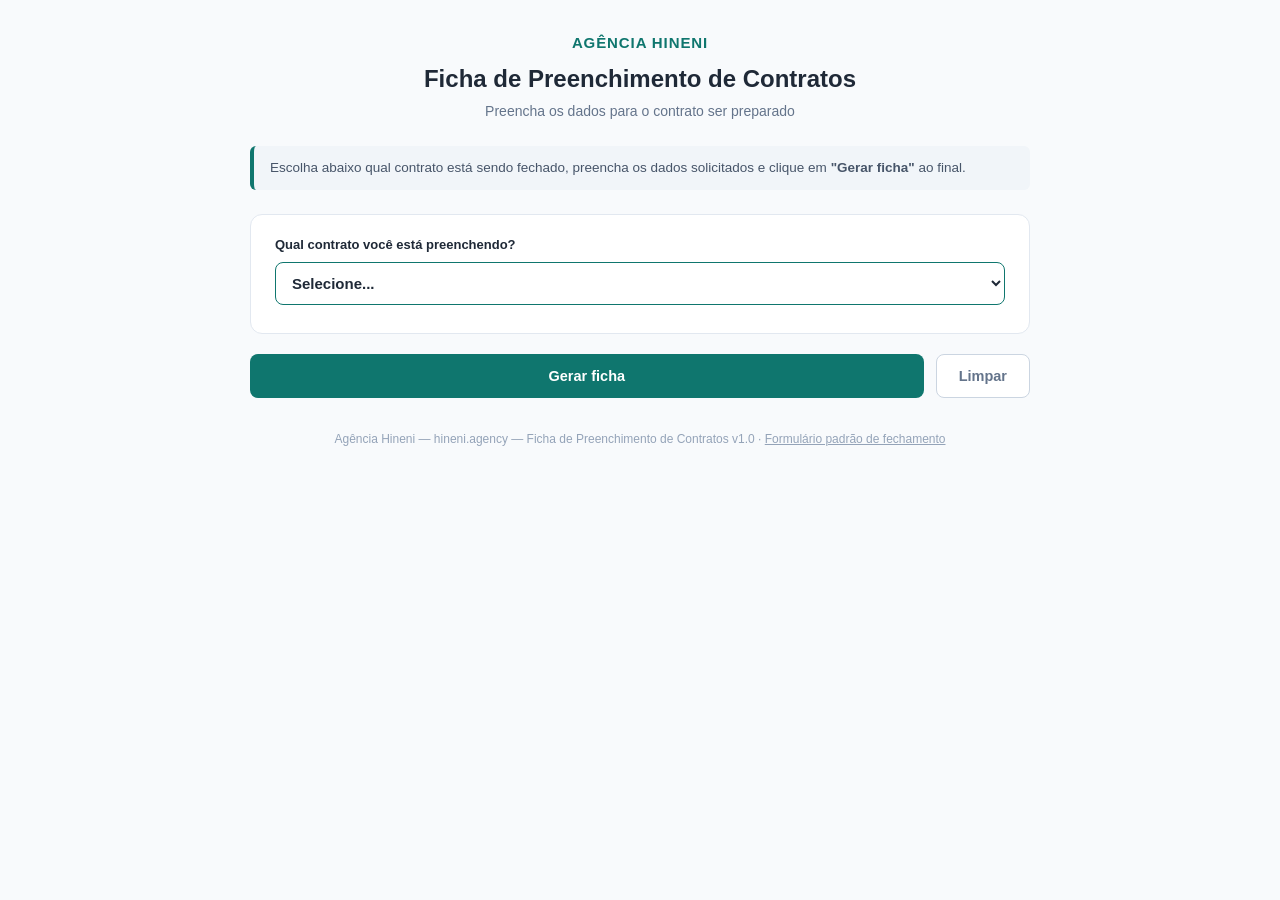
<file: index.html>
<!DOCTYPE html><html lang="pt-BR"><head><meta charset="UTF-8"><meta name="viewport" content="width=device-width, initial-scale=1.0"><meta http-equiv="refresh" content="0; url=ficha-contratos.html"><title>Ficha de Preenchimento de Contratos — Agência Hineni</title></head><body><p>Abrindo a ficha...</p></body></html>
</file>
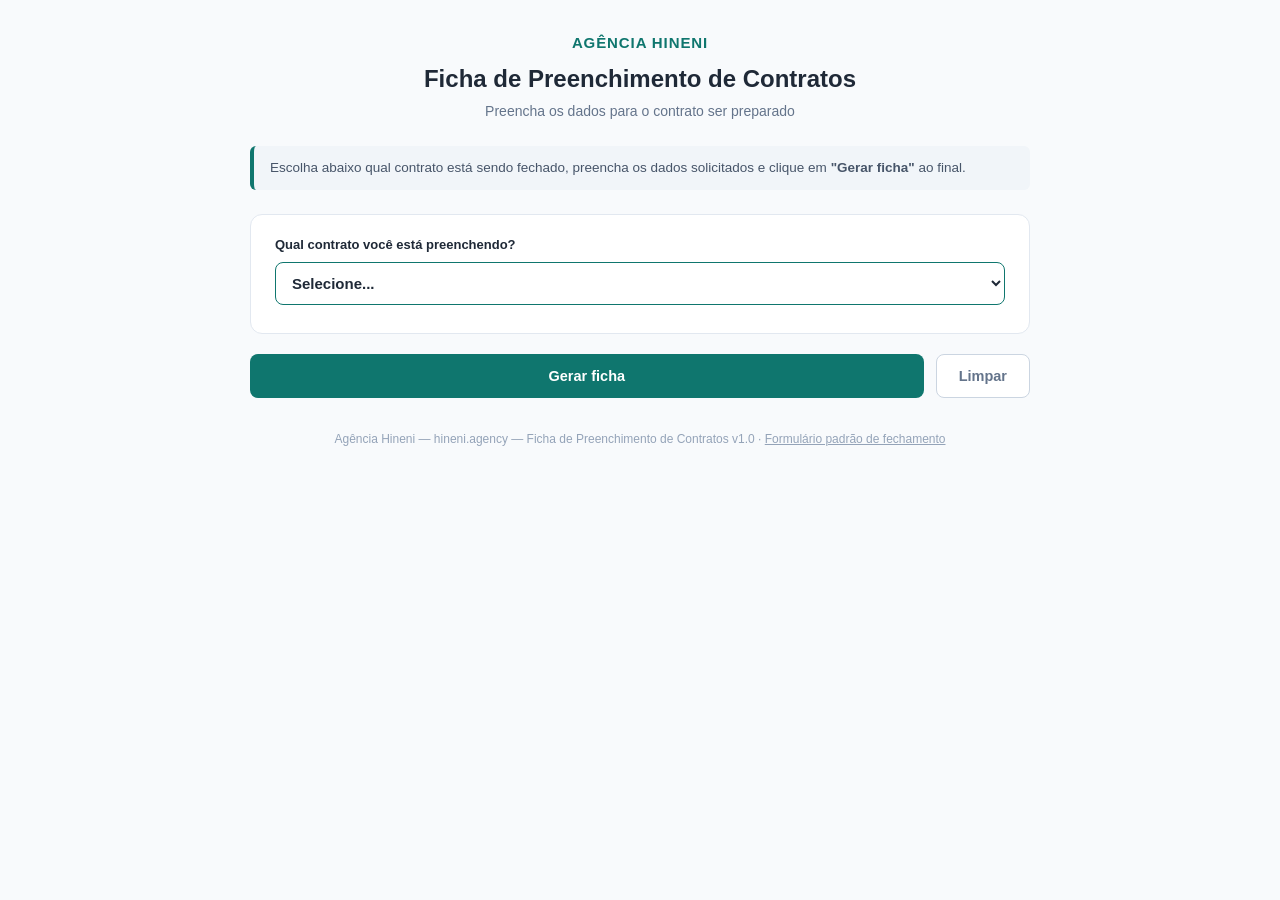
<file: ficha-contratos.html>
<!DOCTYPE html>
<html lang="pt-BR">
<head>
<meta charset="UTF-8">
<meta name="viewport" content="width=device-width, initial-scale=1.0">
<title>Ficha de Preenchimento de Contratos — Agência Hineni</title>
<style>
  :root {
    --brand: #1F2937;
    --accent: #0F766E;
    --light: #F1F5F9;
    --field: #2563EB;
    --amber-bg: #FEF3C7;
    --amber-text: #92400E;
    --border: #E2E8F0;
  }
  * { box-sizing: border-box; }
  body {
    margin: 0;
    font-family: -apple-system, BlinkMacSystemFont, "Segoe UI", Roboto, Calibri, Arial, sans-serif;
    background: #F8FAFC;
    color: var(--brand);
    line-height: 1.5;
  }
  .wrap { max-width: 820px; margin: 0 auto; padding: 32px 20px 80px; }
  header { text-align: center; margin-bottom: 24px; }
  header .brand { color: var(--accent); font-weight: 700; font-size: 15px; letter-spacing: 0.06em; text-transform: uppercase; }
  header h1 { margin: 6px 0 4px; font-size: 24px; color: var(--brand); }
  header p { margin: 0; color: #64748B; font-size: 14px; }

  .note-box {
    background: var(--light);
    border-left: 4px solid var(--accent);
    padding: 12px 16px;
    border-radius: 6px;
    font-size: 13.5px;
    color: #475569;
    margin-bottom: 24px;
  }

  .picker {
    background: #fff;
    border: 1px solid var(--border);
    border-radius: 12px;
    padding: 20px 24px;
    margin-bottom: 20px;
  }
  .picker label { display: block; font-size: 13px; font-weight: 700; color: var(--brand); margin-bottom: 8px; }
  .picker select {
    width: 100%;
    padding: 11px 12px;
    border: 1.5px solid var(--accent);
    border-radius: 8px;
    font-size: 15px;
    font-weight: 600;
    color: var(--brand);
    background: #fff;
  }
  .picker .desc { font-size: 12.5px; color: #94A3B8; margin-top: 8px; }

  .section {
    background: #fff;
    border: 1px solid var(--border);
    border-radius: 12px;
    padding: 24px;
    margin-bottom: 20px;
    display: none;
  }
  .section.ativo { display: block; }
  .section h2 {
    font-size: 16px;
    color: var(--accent);
    margin: 0 0 4px;
  }
  .section .sub { font-size: 12.5px; color: #94A3B8; margin: 0 0 16px; }

  .grid { display: grid; grid-template-columns: 1fr 1fr; gap: 14px 16px; }
  .grid .full { grid-column: 1 / -1; }
  @media (max-width: 600px) { .grid { grid-template-columns: 1fr; } }

  label.f { display: block; font-size: 12.5px; font-weight: 600; margin-bottom: 5px; color: #334155; }
  label.f .opt { font-weight: 400; color: #94A3B8; }
  input[type=text], input[type=date], select, textarea {
    width: 100%;
    padding: 9px 11px;
    border: 1px solid #CBD5E1;
    border-radius: 7px;
    font-size: 14px;
    font-family: inherit;
    background: #fff;
    color: var(--brand);
  }
  textarea { resize: vertical; min-height: 50px; }
  input:focus, select:focus, textarea:focus { outline: 2px solid var(--accent); outline-offset: 1px; border-color: var(--accent); }
  .field { margin-bottom: 2px; }
  .required:after { content: " *"; color: #B91C1C; }

  .fase-box { border: 1px dashed #CBD5E1; border-radius: 8px; padding: 14px; margin-bottom: 12px; grid-column: 1/-1; }
  .fase-box .titulo { font-weight: 700; font-size: 13px; color: var(--brand); margin-bottom: 10px; }

  .actions { display: flex; gap: 12px; margin-top: 8px; flex-wrap: wrap; }
  button {
    border: none;
    border-radius: 8px;
    padding: 13px 22px;
    font-size: 14.5px;
    font-weight: 700;
    cursor: pointer;
    font-family: inherit;
  }
  #gerarBtn { background: var(--accent); color: #fff; flex: 1; min-width: 200px; }
  #gerarBtn:hover { background: #0d6259; }
  #limparBtn { background: #fff; color: #64748B; border: 1px solid #CBD5E1; }

  #resultado { display: none; margin-top: 20px; }
  #resultado .section { display: block; border-color: var(--accent); }
  #fichaBox {
    white-space: pre-wrap;
    background: var(--light);
    border-radius: 8px;
    padding: 16px;
    font-size: 13px;
    color: #1E293B;
    font-family: "SFMono-Regular", Consolas, Menlo, monospace;
    line-height: 1.7;
  }
  .copy-actions { display: flex; gap: 10px; margin-top: 14px; flex-wrap: wrap; }
  .copy-actions button { background: var(--brand); color: #fff; padding: 10px 18px; font-size: 13.5px; }
  .copy-actions .copied { background: var(--accent) !important; }
  .copy-actions button.wa { background: #128C7E; }

  footer { text-align: center; font-size: 12px; color: #94A3B8; margin-top: 32px; }
</style>
</head>
<body>
<div class="wrap">
  <header>
    <div class="brand">Agência Hineni</div>
    <h1>Ficha de Preenchimento de Contratos</h1>
    <p>Preencha os dados para o contrato ser preparado</p>
  </header>

  <div class="note-box">
    Escolha abaixo qual contrato está sendo fechado, preencha os dados solicitados e clique em <strong>"Gerar ficha"</strong> ao final.
  </div>

  <div class="picker">
    <label for="tipoContrato">Qual contrato você está preenchendo?</label>
    <select id="tipoContrato" onchange="trocarContrato()">
      <option value="">Selecione...</option>
      <option value="A">Contrato A — Implantação Digital (Landing Page / Site / Sistema Web)</option>
      <option value="B">Contrato B — Desenvolvimento Sob Medida (Sistema Web complexo / SaaS)</option>
      <option value="C">Contrato C — Assinatura Hineni Prospect</option>
      <option value="D">Contrato D — Continuidade (Manutenção e Suporte Mensal)</option>
      <option value="E">Contrato E — Representação Comercial do Vendedor (Pessoa Jurídica)</option>
      <option value="F">Contrato F — Representação Comercial do Vendedor (Pessoa Física)</option>
    </select>
    <div class="desc" id="tipoDesc"></div>
  </div>

  <form id="formHineni">

    <!-- ===================== CONTRATO A ===================== -->
    <div class="section" data-tipo="A">
      <h2>Cliente (CONTRATANTE)</h2>
      <p class="sub">Dados de quem vai assinar o Contrato A</p>
      <div class="grid">
        <div class="field full"><label class="f required">Razão social ou nome completo do cliente</label><input type="text" name="A_clienteNome"></div>
        <div class="field"><label class="f required">CNPJ/CPF</label><input type="text" name="A_clienteDoc"></div>
        <div class="field"><label class="f">Endereço completo</label><input type="text" name="A_clienteEndereco"></div>
      </div>
      <h2 style="margin-top:20px">Dados do contrato</h2>
      <div class="grid">
        <div class="field"><label class="f required">Produto contratado</label>
          <select name="A_produto"><option value="">Selecione...</option><option>Landing Page</option><option>Site Institucional</option><option>Site Premium</option><option>Sistema Web</option></select>
        </div>
        <div class="field"><label class="f">Nº da Proposta Comercial</label><input type="text" name="A_propostaNum" placeholder="Ex: 001"></div>
        <div class="field"><label class="f required">Valor total do investimento</label><input type="text" name="A_valor" placeholder="Ex: R$ 2.990,00 (dois mil...)"></div>
        <div class="field"><label class="f">Forma de pagamento</label><input type="text" name="A_formaPagamento" placeholder="Ex: Pix parcelado"></div>
        <div class="field"><label class="f">Condição de pagamento</label><input type="text" name="A_condicaoPagamento" placeholder="Ex: 50% assinatura + 50% entrega"></div>
      </div>
    </div>

    <!-- ===================== CONTRATO B ===================== -->
    <div class="section" data-tipo="B">
      <h2>Cliente (CONTRATANTE)</h2>
      <div class="grid">
        <div class="field full"><label class="f required">Razão social ou nome completo do cliente</label><input type="text" name="B_clienteNome"></div>
        <div class="field"><label class="f required">CNPJ/CPF</label><input type="text" name="B_clienteDoc"></div>
        <div class="field"><label class="f">Endereço completo</label><input type="text" name="B_clienteEndereco"></div>
      </div>
      <h2 style="margin-top:20px">Dados do contrato</h2>
      <div class="grid">
        <div class="field"><label class="f required">Produto</label>
          <select name="B_produto"><option value="">Selecione...</option><option>Sistema Web</option><option>SaaS</option></select>
        </div>
        <div class="field"><label class="f">Nº do Documento de Escopo Técnico</label><input type="text" name="B_escopoNum" placeholder="Ex: 001"></div>
        <div class="field"><label class="f required">Valor total do projeto</label><input type="text" name="B_valor" placeholder="Ex: R$ 18.000,00 ou 'sob consulta'"></div>
        <div class="field"><label class="f">Garantia pós-entrega</label><input type="text" name="B_garantia" placeholder="Ex: 30 dias"></div>
      </div>
      <div class="fase-box">
        <div class="titulo">Fase 1</div>
        <div class="grid">
          <div class="field full"><label class="f">Descrição / entregável</label><input type="text" name="B_fase1_desc" placeholder="Ex: descoberta e prototipação — protótipo navegável"></div>
          <div class="field"><label class="f">Valor da fase</label><input type="text" name="B_fase1_valor" placeholder="R$"></div>
        </div>
      </div>
      <div class="fase-box">
        <div class="titulo">Fase 2</div>
        <div class="grid">
          <div class="field full"><label class="f">Descrição / entregável</label><input type="text" name="B_fase2_desc" placeholder="Ex: desenvolvimento do MVP — MVP funcional em testes"></div>
          <div class="field"><label class="f">Valor da fase</label><input type="text" name="B_fase2_valor" placeholder="R$"></div>
        </div>
      </div>
      <div class="fase-box">
        <div class="titulo">Fase 3</div>
        <div class="grid">
          <div class="field full"><label class="f">Descrição / entregável</label><input type="text" name="B_fase3_desc" placeholder="Ex: ajustes finais e publicação — sistema em produção"></div>
          <div class="field"><label class="f">Valor da fase</label><input type="text" name="B_fase3_valor" placeholder="R$"></div>
        </div>
      </div>
    </div>

    <!-- ===================== CONTRATO C ===================== -->
    <div class="section" data-tipo="C">
      <h2>Cliente (CONTRATANTE)</h2>
      <div class="grid">
        <div class="field full"><label class="f required">Razão social ou nome completo do cliente</label><input type="text" name="C_clienteNome"></div>
        <div class="field"><label class="f required">CNPJ/CPF</label><input type="text" name="C_clienteDoc"></div>
        <div class="field"><label class="f">Endereço completo</label><input type="text" name="C_clienteEndereco"></div>
      </div>
      <h2 style="margin-top:20px">Dados do contrato</h2>
      <div class="grid">
        <div class="field"><label class="f required">Plano contratado</label>
          <select name="C_plano"><option value="">Selecione...</option><option>Starter — R$ 149/mês — 300 créditos</option><option>Pro — R$ 229/mês — 600 créditos</option><option>Business — R$ 349/mês — 1.100 créditos</option></select>
        </div>
        <div class="field"><label class="f">Forma de pagamento</label><input type="text" name="C_formaPagamento" placeholder="Ex: Pix recorrente"></div>
      </div>
    </div>

    <!-- ===================== CONTRATO D ===================== -->
    <div class="section" data-tipo="D">
      <h2>Cliente (CONTRATANTE)</h2>
      <div class="grid">
        <div class="field full"><label class="f required">Razão social ou nome completo do cliente</label><input type="text" name="D_clienteNome"></div>
        <div class="field"><label class="f required">CNPJ/CPF</label><input type="text" name="D_clienteDoc"></div>
        <div class="field"><label class="f">Endereço completo</label><input type="text" name="D_clienteEndereco"></div>
      </div>
      <h2 style="margin-top:20px">Dados do contrato</h2>
      <div class="grid">
        <div class="field"><label class="f required">Plano contratado</label>
          <select name="D_plano"><option value="">Selecione...</option><option>Hineni Essencial — R$ 149/mês</option><option>Hineni Pro — R$ 299/mês</option><option>Hineni Growth — R$ 599/mês</option></select>
        </div>
        <div class="field"><label class="f">Forma de pagamento</label><input type="text" name="D_formaPagamento" placeholder="Ex: cartão recorrente"></div>
        <div class="field"><label class="f">Índice de reajuste</label><input type="text" name="D_indiceReajuste" placeholder="Ex: IPCA"></div>
      </div>
    </div>

    <!-- ===================== CONTRATO E ===================== -->
    <div class="section" data-tipo="E">
      <h2>Vendedor (CONTRATADA — Pessoa Jurídica)</h2>
      <div class="grid">
        <div class="field full"><label class="f required">Razão social da empresa do vendedor</label><input type="text" name="E_razaoSocial"></div>
        <div class="field"><label class="f required">CNPJ</label><input type="text" name="E_cnpj"></div>
        <div class="field"><label class="f">Endereço completo</label><input type="text" name="E_endereco"></div>
        <div class="field full"><label class="f required">Nome completo do representante (vendedor)</label><input type="text" name="E_nomeRepresentante"></div>
      </div>
      <h2 style="margin-top:20px">Dados do contrato</h2>
      <div class="grid">
        <div class="field"><label class="f required">Percentual de comissão</label><input type="text" name="E_comissao" placeholder="Ex: 20% (Nível 1)"></div>
      </div>
    </div>

    <!-- ===================== CONTRATO F ===================== -->
    <div class="section" data-tipo="F">
      <h2>Vendedor (CONTRATADA — Pessoa Física)</h2>
      <div class="grid">
        <div class="field full"><label class="f required">Nome completo do vendedor</label><input type="text" name="F_nome"></div>
        <div class="field"><label class="f required">CPF</label><input type="text" name="F_cpf"></div>
        <div class="field"><label class="f">RG</label><input type="text" name="F_rg"></div>
        <div class="field"><label class="f">PIS/PASEP ou NIT</label><input type="text" name="F_pis"></div>
        <div class="field full"><label class="f">Endereço completo</label><input type="text" name="F_endereco"></div>
      </div>
      <h2 style="margin-top:20px">Dados do contrato</h2>
      <div class="grid">
        <div class="field"><label class="f required">Percentual de comissão</label><input type="text" name="F_comissao" placeholder="Ex: 20% (Nível 1)"></div>
      </div>
    </div>

    <div class="actions">
      <button type="button" id="gerarBtn" onclick="gerarFicha()">Gerar ficha</button>
      <button type="button" id="limparBtn" onclick="limparForm()">Limpar</button>
    </div>
  </form>

  <div id="resultado">
    <div class="section">
      <h2>Ficha pronta</h2>
      <p class="sub">Confira os dados abaixo e envie para a Hineni</p>
      <div id="fichaBox"></div>
      <div class="copy-actions">
        <button type="button" id="copyBtn" onclick="copiarFicha()">Copiar ficha</button>
        <button type="button" class="wa" onclick="enviarWhatsapp()">Abrir no WhatsApp</button>
      </div>
      <div id="emailStatus" style="display:none; margin-top:10px; font-size:12.5px; font-weight:600;"></div>
    </div>
  </div>

  <footer>Agência Hineni — hineni.agency — Ficha de Preenchimento de Contratos v1.0 · <a href="formulario-padrao.html" style="color:#94A3B8;">Formulário padrão de fechamento</a></footer>
</div>

<script>
var CONFIG = {
  // Número de WhatsApp que recebe as mensagens do botão "Abrir no WhatsApp" (DDI+DDD+número, sem espaços/símbolos)
  WHATSAPP_DESTINO: '5551989100198'
};

function enviarWhatsapp() {
  if (!fichaTexto) {
    var status = document.getElementById('emailStatus');
    status.style.display = 'block';
    status.style.color = '#B45309';
    status.textContent = '⚠ Gere a ficha primeiro, antes de enviar.';
    return;
  }
  var texto = encodeURIComponent(fichaTexto);
  window.open('https://wa.me/' + CONFIG.WHATSAPP_DESTINO + '?text=' + texto, '_blank');
}

var DESCRICOES = {
  A: 'Landing Page, Site Institucional, Site Premium ou Sistema Web de escopo fechado.',
  B: 'Sistema Web complexo ou SaaS sob medida, com entrega por fases.',
  C: 'Assinatura mensal da plataforma Hineni Prospect.',
  D: 'Manutenção, suporte e/ou hospedagem mensal (Essencial, Pro ou Growth).',
  E: 'Vendedor autônomo com CNPJ próprio (MEI/PJ).',
  F: 'Vendedor autônomo sem CNPJ (pessoa física).'
};

function trocarContrato() {
  var tipo = document.getElementById('tipoContrato').value;
  document.querySelectorAll('.section[data-tipo]').forEach(function(sec) {
    sec.classList.toggle('ativo', sec.getAttribute('data-tipo') === tipo);
  });
  document.getElementById('tipoDesc').textContent = tipo ? DESCRICOES[tipo] : '';
  document.getElementById('resultado').style.display = 'none';
}

function val(name) {
  var el = document.querySelector('[name=' + name + ']');
  if (!el) return '—';
  var v = el.value ? el.value.trim() : '';
  return v || '—';
}

function formatarData(iso) {
  if (!iso || iso === '—') return '—';
  var partes = iso.split('-');
  if (partes.length !== 3) return iso;
  return partes[2] + '/' + partes[1] + '/' + partes[0];
}

var fichaTexto = '';

function gerarFicha() {
  var tipo = document.getElementById('tipoContrato').value;
  if (!tipo) { alert('Selecione qual contrato você está preenchendo.'); return; }

  var linhas = ['*FICHA DE PREENCHIMENTO — CONTRATO ' + tipo + '*', ''];

  if (tipo === 'A') {
    linhas.push(
      'CONTRATANTE (cliente): ' + val('A_clienteNome'),
      'CNPJ/CPF: ' + val('A_clienteDoc'),
      'Endereço: ' + val('A_clienteEndereco'),
      '',
      'Produto contratado: ' + val('A_produto'),
      'Proposta Comercial nº: ' + val('A_propostaNum'),
      'Valor total do investimento: ' + val('A_valor'),
      'Forma de pagamento: ' + val('A_formaPagamento'),
      'Condição de pagamento: ' + val('A_condicaoPagamento')
    );
  } else if (tipo === 'B') {
    linhas.push(
      'CONTRATANTE (cliente): ' + val('B_clienteNome'),
      'CNPJ/CPF: ' + val('B_clienteDoc'),
      'Endereço: ' + val('B_clienteEndereco'),
      '',
      'Produto: ' + val('B_produto'),
      'Documento de Escopo Técnico nº: ' + val('B_escopoNum'),
      'Valor total do projeto: ' + val('B_valor'),
      'Garantia pós-entrega: ' + val('B_garantia'),
      '',
      'Fase 1: ' + val('B_fase1_desc') + ' — R$ ' + val('B_fase1_valor'),
      'Fase 2: ' + val('B_fase2_desc') + ' — R$ ' + val('B_fase2_valor'),
      'Fase 3: ' + val('B_fase3_desc') + ' — R$ ' + val('B_fase3_valor')
    );
  } else if (tipo === 'C') {
    linhas.push(
      'CONTRATANTE (cliente): ' + val('C_clienteNome'),
      'CNPJ/CPF: ' + val('C_clienteDoc'),
      'Endereço: ' + val('C_clienteEndereco'),
      '',
      'Plano contratado: ' + val('C_plano'),
      'Forma de pagamento: ' + val('C_formaPagamento')
    );
  } else if (tipo === 'D') {
    linhas.push(
      'CONTRATANTE (cliente): ' + val('D_clienteNome'),
      'CNPJ/CPF: ' + val('D_clienteDoc'),
      'Endereço: ' + val('D_clienteEndereco'),
      '',
      'Plano contratado: ' + val('D_plano'),
      'Forma de pagamento: ' + val('D_formaPagamento'),
      'Índice de reajuste: ' + val('D_indiceReajuste')
    );
  } else if (tipo === 'E') {
    linhas.push(
      'CONTRATADA (vendedor PJ): ' + val('E_razaoSocial'),
      'CNPJ: ' + val('E_cnpj'),
      'Endereço: ' + val('E_endereco'),
      'Representante: ' + val('E_nomeRepresentante'),
      '',
      'Percentual de comissão: ' + val('E_comissao')
    );
  } else if (tipo === 'F') {
    linhas.push(
      'CONTRATADA(O) (vendedor PF): ' + val('F_nome'),
      'CPF: ' + val('F_cpf'),
      'RG: ' + val('F_rg'),
      'PIS/PASEP ou NIT: ' + val('F_pis'),
      'Endereço: ' + val('F_endereco'),
      '',
      'Percentual de comissão: ' + val('F_comissao')
    );
  }

  linhas.push('', '— Dados encaminhados para a preparação do contrato.');
  fichaTexto = linhas.join('\n');

  document.getElementById('fichaBox').textContent = fichaTexto;
  document.getElementById('resultado').style.display = 'block';
  document.getElementById('resultado').scrollIntoView({ behavior: 'smooth', block: 'start' });
}

function copiarFicha() {
  navigator.clipboard.writeText(fichaTexto).then(function() {
    var btn = document.getElementById('copyBtn');
    var original = btn.textContent;
    btn.textContent = 'Copiado ✓';
    btn.classList.add('copied');
    setTimeout(function() { btn.textContent = original; btn.classList.remove('copied'); }, 2000);
  });
}

function limparForm() {
  if (confirm('Limpar todos os campos preenchidos?')) {
    document.getElementById('formHineni').reset();
    document.getElementById('resultado').style.display = 'none';
  }
}
</script>
</body>
</html>
</file>
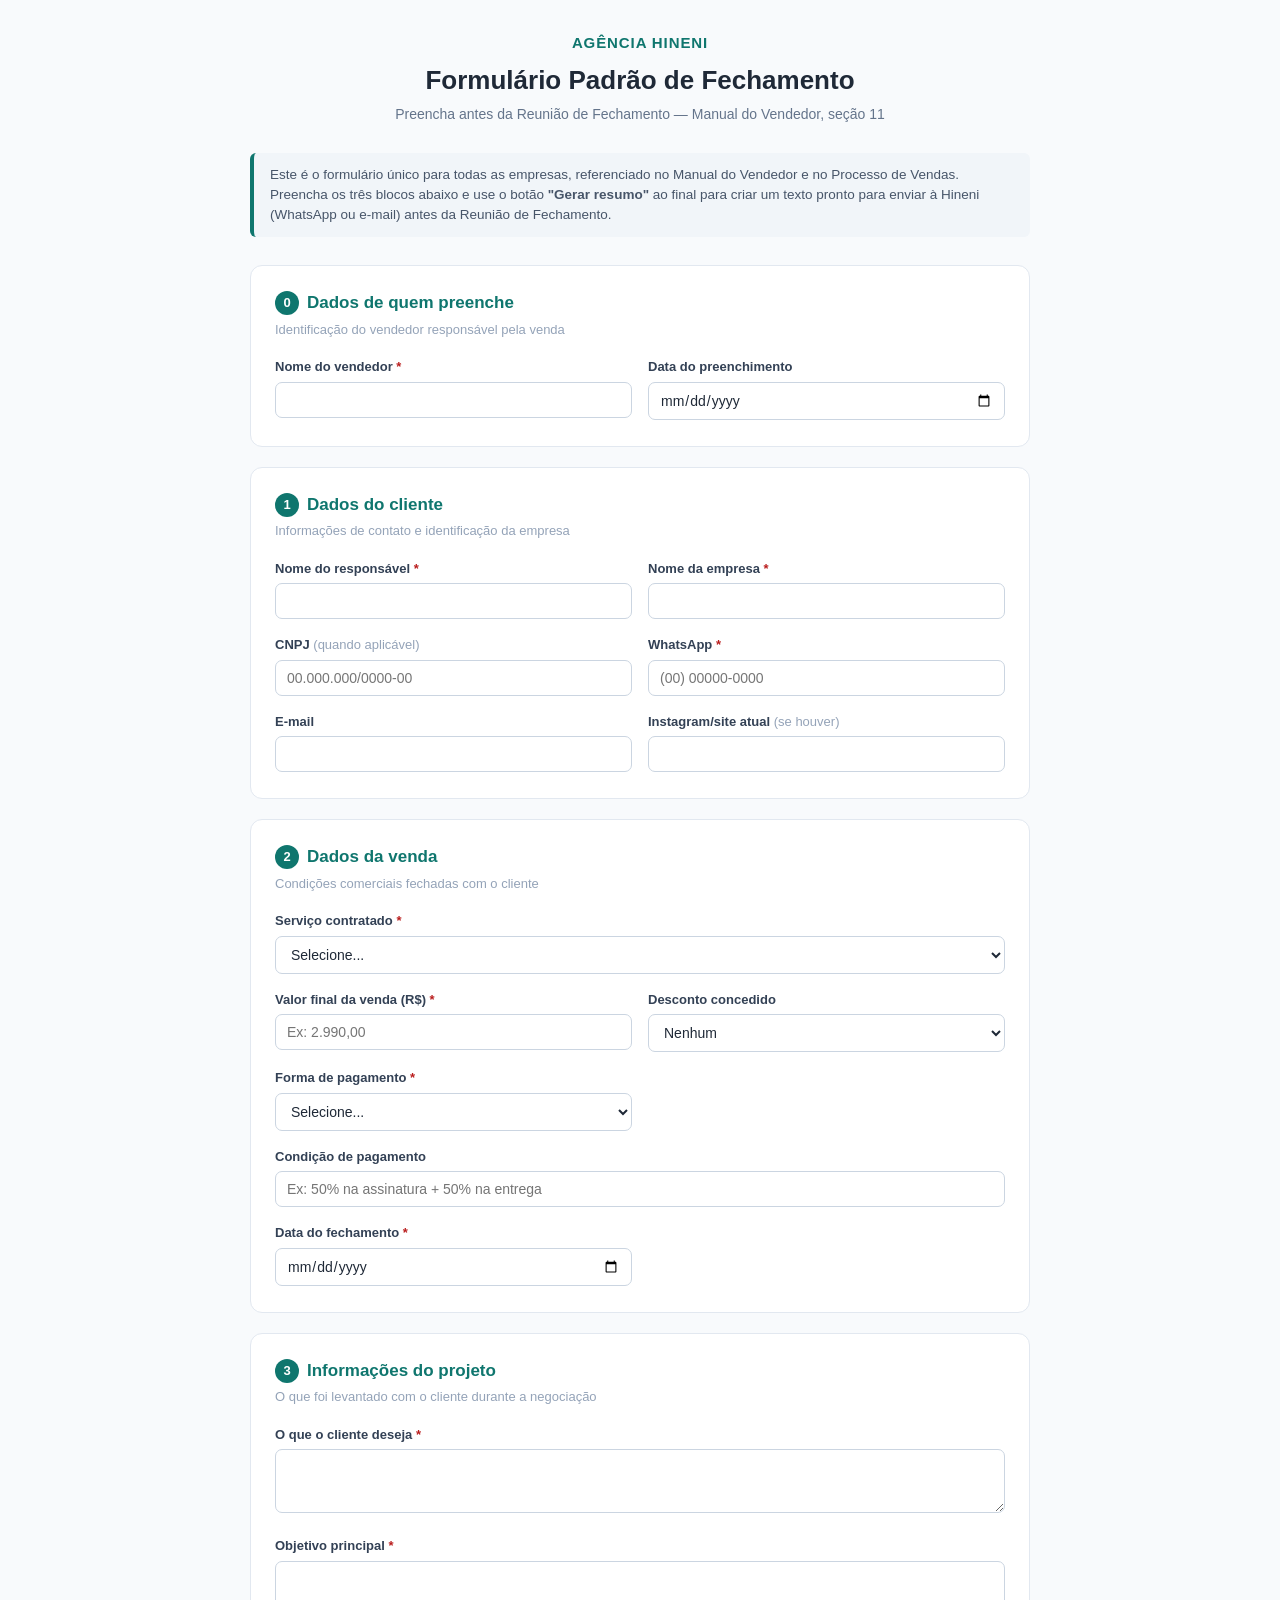
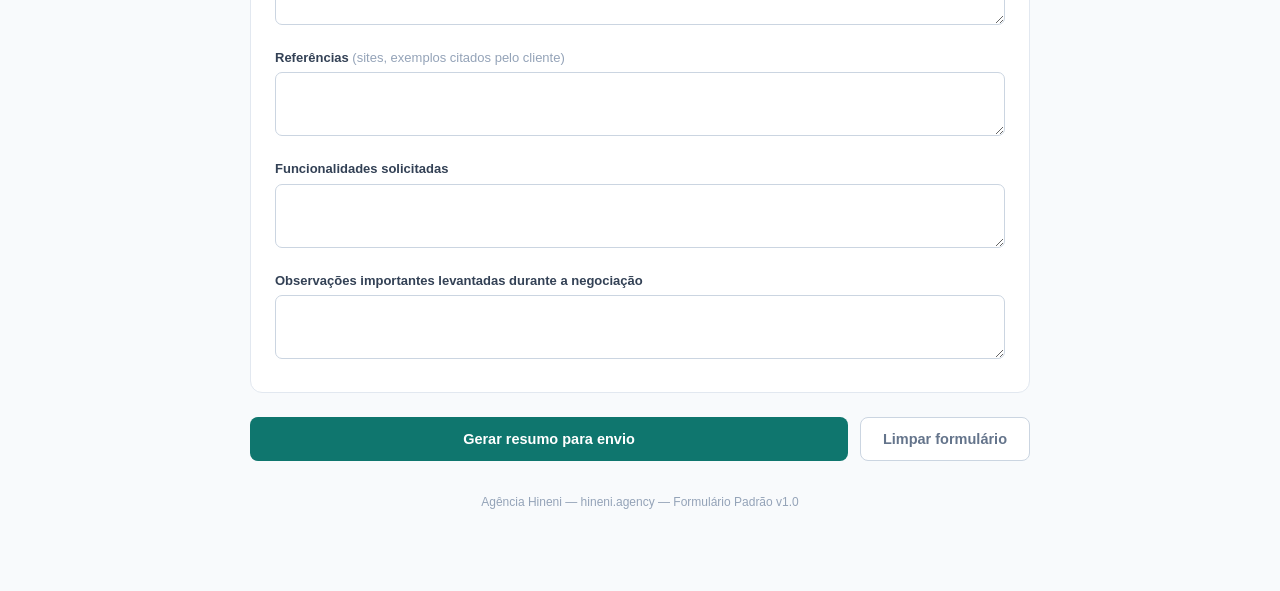
<file: formulario-padrao.html>
<!DOCTYPE html>
<html lang="pt-BR">
<head>
<meta charset="UTF-8">
<meta name="viewport" content="width=device-width, initial-scale=1.0">
<title>Formulário Padrão — Agência Hineni</title>
<style>
  :root {
    --brand: #1F2937;
    --accent: #0F766E;
    --accent-light: #ECFDF5;
    --light: #F1F5F9;
    --field: #2563EB;
    --amber-bg: #FEF3C7;
    --amber-text: #92400E;
    --border: #E2E8F0;
    --danger: #B91C1C;
  }
  * { box-sizing: border-box; }
  body {
    margin: 0;
    font-family: -apple-system, BlinkMacSystemFont, "Segoe UI", Roboto, Calibri, Arial, sans-serif;
    background: #F8FAFC;
    color: var(--brand);
    line-height: 1.5;
  }
  .wrap { max-width: 820px; margin: 0 auto; padding: 32px 20px 80px; }
  header { text-align: center; margin-bottom: 28px; }
  header .brand { color: var(--accent); font-weight: 700; font-size: 15px; letter-spacing: 0.06em; text-transform: uppercase; }
  header h1 { margin: 6px 0 4px; font-size: 26px; color: var(--brand); }
  header p { margin: 0; color: #64748B; font-size: 14px; }

  .note-box {
    background: var(--light);
    border-left: 4px solid var(--accent);
    padding: 12px 16px;
    border-radius: 6px;
    font-size: 13.5px;
    color: #475569;
    margin-bottom: 28px;
  }

  .section {
    background: #fff;
    border: 1px solid var(--border);
    border-radius: 12px;
    padding: 24px;
    margin-bottom: 20px;
  }
  .section h2 {
    font-size: 17px;
    color: var(--accent);
    margin: 0 0 4px;
    display: flex;
    align-items: center;
    gap: 8px;
  }
  .section h2 .num {
    background: var(--accent);
    color: #fff;
    width: 24px; height: 24px;
    border-radius: 50%;
    display: inline-flex; align-items: center; justify-content: center;
    font-size: 13px; font-weight: 700;
  }
  .section .sub { font-size: 13px; color: #94A3B8; margin: 0 0 18px; }

  .grid { display: grid; grid-template-columns: 1fr 1fr; gap: 14px 16px; }
  .grid .full { grid-column: 1 / -1; }
  @media (max-width: 600px) { .grid { grid-template-columns: 1fr; } }

  label { display: block; font-size: 13px; font-weight: 600; margin-bottom: 5px; color: #334155; }
  label .opt { font-weight: 400; color: #94A3B8; }
  input[type=text], input[type=date], input[type=tel], input[type=email], select, textarea {
    width: 100%;
    padding: 9px 11px;
    border: 1px solid #CBD5E1;
    border-radius: 7px;
    font-size: 14px;
    font-family: inherit;
    background: #fff;
    color: var(--brand);
  }
  textarea { resize: vertical; min-height: 64px; }
  input:focus, select:focus, textarea:focus { outline: 2px solid var(--accent); outline-offset: 1px; border-color: var(--accent); }
  .field { margin-bottom: 2px; }

  .radio-row { display: flex; gap: 16px; flex-wrap: wrap; margin-top: 4px; }
  .radio-row label { display: flex; align-items: center; gap: 6px; font-weight: 400; font-size: 13.5px; color: var(--brand); margin: 0; }
  .radio-row input { width: auto; }

  .desconto-alert {
    display: none;
    margin-top: 8px;
    background: var(--amber-bg);
    color: var(--amber-text);
    border-radius: 6px;
    padding: 8px 10px;
    font-size: 12.5px;
    font-weight: 600;
  }

  .actions { display: flex; gap: 12px; margin-top: 24px; flex-wrap: wrap; }
  button {
    border: none;
    border-radius: 8px;
    padding: 13px 22px;
    font-size: 14.5px;
    font-weight: 700;
    cursor: pointer;
    font-family: inherit;
  }
  #gerarBtn { background: var(--accent); color: #fff; flex: 1; min-width: 200px; }
  #gerarBtn:hover { background: #0d6259; }
  #limparBtn { background: #fff; color: #64748B; border: 1px solid #CBD5E1; }

  #resultado { display: none; margin-top: 24px; }
  #resultado .section { border-color: var(--accent); }
  #resumoBox {
    white-space: pre-wrap;
    background: var(--light);
    border-radius: 8px;
    padding: 16px;
    font-size: 13.5px;
    color: #1E293B;
    font-family: "SFMono-Regular", Consolas, Menlo, monospace;
    line-height: 1.6;
  }
  .copy-actions { display: flex; gap: 10px; margin-top: 14px; flex-wrap: wrap; }
  .copy-actions button { background: var(--brand); color: #fff; padding: 10px 18px; font-size: 13.5px; }
  .copy-actions button.wa { background: #128C7E; }
  .copy-actions .copied { background: var(--accent) !important; }
  #crmBtn { background: #fff; color: var(--accent); border: 1.5px solid var(--accent); }
  #crmBtn:disabled { background: #F1F5F9; color: #94A3B8; border-color: #CBD5E1; cursor: not-allowed; }
  #emailBtn { background: #fff; color: #334155; border: 1.5px solid #334155; }
  #emailBtn:disabled { background: #F1F5F9; color: #94A3B8; border-color: #CBD5E1; cursor: not-allowed; }

  .required:after { content: " *"; color: var(--danger); }
  footer { text-align: center; font-size: 12px; color: #94A3B8; margin-top: 32px; }
</style>
</head>
<body>
<div class="wrap">
  <header>
    <div class="brand">Agência Hineni</div>
    <h1>Formulário Padrão de Fechamento</h1>
    <p>Preencha antes da Reunião de Fechamento — Manual do Vendedor, seção 11</p>
  </header>

  <div class="note-box">
    Este é o formulário único para todas as empresas, referenciado no Manual do Vendedor e no Processo de Vendas. Preencha os três blocos abaixo e use o botão <strong>"Gerar resumo"</strong> ao final para criar um texto pronto para enviar à Hineni (WhatsApp ou e-mail) antes da Reunião de Fechamento.
  </div>

  <form id="formHineni">
    <div class="section">
      <h2><span class="num">0</span> Dados de quem preenche</h2>
      <p class="sub">Identificação do vendedor responsável pela venda</p>
      <div class="grid">
        <div class="field">
          <label class="required">Nome do vendedor</label>
          <input type="text" name="vendedorNome" required>
        </div>
        <div class="field">
          <label>Data do preenchimento</label>
          <input type="date" name="dataPreenchimento">
        </div>
      </div>
    </div>

    <div class="section">
      <h2><span class="num">1</span> Dados do cliente</h2>
      <p class="sub">Informações de contato e identificação da empresa</p>
      <div class="grid">
        <div class="field">
          <label class="required">Nome do responsável</label>
          <input type="text" name="clienteResponsavel" required>
        </div>
        <div class="field">
          <label class="required">Nome da empresa</label>
          <input type="text" name="clienteEmpresa" required>
        </div>
        <div class="field">
          <label>CNPJ <span class="opt">(quando aplicável)</span></label>
          <input type="text" name="clienteCnpj" placeholder="00.000.000/0000-00">
        </div>
        <div class="field">
          <label class="required">WhatsApp</label>
          <input type="tel" name="clienteWhatsapp" required placeholder="(00) 00000-0000">
        </div>
        <div class="field">
          <label>E-mail</label>
          <input type="email" name="clienteEmail">
        </div>
        <div class="field">
          <label>Instagram/site atual <span class="opt">(se houver)</span></label>
          <input type="text" name="clienteInstagram">
        </div>
      </div>
    </div>

    <div class="section">
      <h2><span class="num">2</span> Dados da venda</h2>
      <p class="sub">Condições comerciais fechadas com o cliente</p>
      <div class="grid">
        <div class="field full">
          <label class="required">Serviço contratado</label>
          <select name="servico" required>
            <option value="">Selecione...</option>
            <option>Landing Page</option>
            <option>Site Institucional</option>
            <option>Site Premium</option>
            <option>Sistema Web</option>
            <option>Desenvolvimento Sob Medida (SaaS/complexo)</option>
            <option>Hineni Prospect</option>
            <option>Continuidade mensal (Essencial/Pro/Growth)</option>
          </select>
        </div>
        <div class="field">
          <label class="required">Valor final da venda (R$)</label>
          <input type="text" name="valorFinal" required placeholder="Ex: 2.990,00">
        </div>
        <div class="field">
          <label>Desconto concedido</label>
          <select name="descontoFaixa" onchange="checarDesconto()">
            <option value="Nenhum">Nenhum</option>
            <option value="Até 5%">Até 5% (autonomia do vendedor)</option>
            <option value="5% a 10%">5% a 10% (consultado com a Hineni)</option>
            <option value="Acima de 10%">Acima de 10% (aprovado pela Hineni)</option>
          </select>
          <div id="descontoAlerta" class="desconto-alert">⚠ Confirme que este desconto teve a aprovação necessária da Hineni antes da Reunião de Fechamento (Manual do Vendedor, seção 8).</div>
        </div>
        <div class="field">
          <label class="required">Forma de pagamento</label>
          <select name="formaPagamento" required>
            <option value="">Selecione...</option>
            <option>À vista</option>
            <option>Parcelado</option>
            <option>Pix</option>
            <option>Cartão</option>
          </select>
        </div>
        <div class="field full">
          <label>Condição de pagamento</label>
          <input type="text" name="condicaoPagamento" placeholder="Ex: 50% na assinatura + 50% na entrega">
        </div>
        <div class="field">
          <label class="required">Data do fechamento</label>
          <input type="date" name="dataFechamento" required>
        </div>
      </div>
    </div>

    <div class="section">
      <h2><span class="num">3</span> Informações do projeto</h2>
      <p class="sub">O que foi levantado com o cliente durante a negociação</p>
      <div class="grid">
        <div class="field full">
          <label class="required">O que o cliente deseja</label>
          <textarea name="projetoDesejo" required></textarea>
        </div>
        <div class="field full">
          <label class="required">Objetivo principal</label>
          <textarea name="projetoObjetivo" required></textarea>
        </div>
        <div class="field full">
          <label>Referências <span class="opt">(sites, exemplos citados pelo cliente)</span></label>
          <textarea name="projetoReferencias"></textarea>
        </div>
        <div class="field full">
          <label>Funcionalidades solicitadas</label>
          <textarea name="projetoFuncionalidades"></textarea>
        </div>
        <div class="field full">
          <label>Observações importantes levantadas durante a negociação</label>
          <textarea name="projetoObservacoes"></textarea>
        </div>
      </div>
    </div>

    <div class="actions">
      <button type="button" id="gerarBtn" onclick="gerarResumo()">Gerar resumo para envio</button>
      <button type="button" id="limparBtn" onclick="limparForm()">Limpar formulário</button>
    </div>
  </form>

  <div id="resultado">
    <div class="section">
      <h2><span class="num">✓</span> Resumo pronto</h2>
      <p class="sub">Copie e envie para a Hineni por WhatsApp ou e-mail antes da Reunião de Fechamento</p>
      <div id="resumoBox"></div>
      <div class="copy-actions">
        <button type="button" id="copyBtn" onclick="copiarResumo()">Copiar resumo</button>
        <button type="button" class="wa" onclick="enviarWhatsapp()">Abrir no WhatsApp</button>
        <button type="button" id="emailBtn" onclick="enviarPorEmail()">Enviar por e-mail</button>
        <button type="button" id="crmBtn" onclick="enviarParaCRM()">Enviar para o CRM</button>
      </div>
      <div id="crmStatus" style="display:none; margin-top:10px; font-size:12.5px; font-weight:600;"></div>
      <div id="emailStatus" style="display:none; margin-top:6px; font-size:12.5px; font-weight:600;"></div>
    </div>
  </div>

  <footer>Agência Hineni — hineni.agency — Formulário Padrão v1.0</footer>
</div>

<script>
/* ============================================================
   CONFIGURAÇÃO DA INTEGRAÇÃO COM O CRM
   Não chama o CRM direto do navegador (a API key não pode aparecer no
   HTML/JS que qualquer visitante consegue ler). Em vez disso, chama a
   função serverless /api/enviar-crm.js (hospedada nesta mesma Vercel),
   que guarda a chave como variável de ambiente e repassa o POST para
   https://crm.hineni.agency/api/v1/leads.
   ============================================================ */
var CONFIG = {
  CRM_API_URL: '/api/enviar-crm',

  /* ENVIO AUTOMÁTICO POR E-MAIL (via script PHP hospedado na Hostinger)
     Este formulário envia os dados para o endpoint "enviar.php", que deve
     estar publicado na mesma pasta deste arquivo dentro da hospedagem.
     Não é necessário nenhuma chave aqui — a configuração de SMTP fica
     dentro do próprio enviar.php. */
  ENDPOINT_EMAIL: 'enviar.php',

  // Número de WhatsApp que recebe as mensagens do botão "Abrir no WhatsApp" (DDI+DDD+número, sem espaços/símbolos)
  WHATSAPP_DESTINO: '5551989100198'
};

function checarDesconto() {
  var v = document.querySelector('[name=descontoFaixa]').value;
  var alerta = document.getElementById('descontoAlerta');
  alerta.style.display = (v === '5% a 10%' || v === 'Acima de 10%') ? 'block' : 'none';
}

function val(name) {
  var el = document.querySelector('[name=' + name + ']');
  return el && el.value ? el.value.trim() : '—';
}

function formatarData(iso) {
  if (!iso || iso === '—') return '—';
  var partes = iso.split('-');
  if (partes.length !== 3) return iso;
  return partes[2] + '/' + partes[1] + '/' + partes[0];
}

var resumoTexto = '';

function gerarResumo() {
  var form = document.getElementById('formHineni');
  if (!form.checkValidity()) {
    form.reportValidity();
    return;
  }

  resumoTexto =
'*FORMULÁRIO PADRÃO — AGÊNCIA HINENI*\n' +
'Preenchido por: ' + val('vendedorNome') + '\n' +
'Data: ' + formatarData(val('dataPreenchimento')) + '\n\n' +

'*1. DADOS DO CLIENTE*\n' +
'Responsável: ' + val('clienteResponsavel') + '\n' +
'Empresa: ' + val('clienteEmpresa') + '\n' +
'CNPJ: ' + val('clienteCnpj') + '\n' +
'WhatsApp: ' + val('clienteWhatsapp') + '\n' +
'E-mail: ' + val('clienteEmail') + '\n' +
'Instagram/site atual: ' + val('clienteInstagram') + '\n\n' +

'*2. DADOS DA VENDA*\n' +
'Serviço: ' + val('servico') + '\n' +
'Valor final: R$ ' + val('valorFinal') + '\n' +
'Desconto: ' + val('descontoFaixa') + '\n' +
'Forma de pagamento: ' + val('formaPagamento') + '\n' +
'Condição de pagamento: ' + val('condicaoPagamento') + '\n' +
'Data do fechamento: ' + formatarData(val('dataFechamento')) + '\n\n' +

'*3. INFORMAÇÕES DO PROJETO*\n' +
'O que o cliente deseja: ' + val('projetoDesejo') + '\n' +
'Objetivo principal: ' + val('projetoObjetivo') + '\n' +
'Referências: ' + val('projetoReferencias') + '\n' +
'Funcionalidades solicitadas: ' + val('projetoFuncionalidades') + '\n' +
'Observações: ' + val('projetoObservacoes') + '\n\n' +
'— Encaminhado para agendamento da Reunião de Fechamento.';

  document.getElementById('resumoBox').textContent = resumoTexto;
  document.getElementById('resultado').style.display = 'block';
  document.getElementById('resultado').scrollIntoView({ behavior: 'smooth', block: 'start' });
}

function valOuNulo(name) {
  var v = val(name);
  return v === '—' ? null : v;
}

// O CRM só tem coluna própria pra nome/empresa/telefone/e-mail/serviço —
// o resto (comercial + projeto) não tem onde morar como campo estruturado,
// então vira um bloco de texto legível em "notes" (mesmo padrão que a
// integração do JARVS já usa pros campos dela sem coluna própria).
function montarNotas() {
  var linhas = [
    'Preenchido por: ' + val('vendedorNome') + ' em ' + formatarData(val('dataPreenchimento')),
    valOuNulo('clienteCnpj') ? 'CNPJ: ' + val('clienteCnpj') : null,
    valOuNulo('clienteInstagram') ? 'Instagram/site atual: ' + val('clienteInstagram') : null,
    '',
    'Valor final da venda: R$ ' + val('valorFinal'),
    'Desconto: ' + val('descontoFaixa'),
    'Forma de pagamento: ' + val('formaPagamento'),
    valOuNulo('condicaoPagamento') ? 'Condição de pagamento: ' + val('condicaoPagamento') : null,
    'Data do fechamento: ' + formatarData(val('dataFechamento')),
    '',
    'O que o cliente deseja: ' + val('projetoDesejo'),
    'Objetivo principal: ' + val('projetoObjetivo'),
    valOuNulo('projetoReferencias') ? 'Referências: ' + val('projetoReferencias') : null,
    valOuNulo('projetoFuncionalidades') ? 'Funcionalidades solicitadas: ' + val('projetoFuncionalidades') : null,
    valOuNulo('projetoObservacoes') ? 'Observações: ' + val('projetoObservacoes') : null
  ];
  return linhas.filter(function(l) { return l !== null; }).join('\n');
}

// Formato esperado por POST /api/v1/leads (ver backend/src/controllers/
// integrationsController.js:handlePublicCreateLead) — só esses campos são
// lidos, tudo o mais no corpo é ignorado. "origin: 'formulario'" já bate
// com a origem "Formulário" pré-cadastrada no CRM (seed.js).
function montarPayload() {
  return {
    name: val('clienteResponsavel'),
    company: valOuNulo('clienteEmpresa'),
    whatsapp: valOuNulo('clienteWhatsapp'),
    email: valOuNulo('clienteEmail'),
    service: valOuNulo('servico'),
    origin: 'formulario',
    notes: montarNotas()
  };
}

function enviarParaCRM() {
  var status = document.getElementById('crmStatus');
  status.style.display = 'block';

  if (!CONFIG.CRM_API_URL) {
    status.style.color = '#B45309';
    status.textContent = '⚠ CRM ainda não conectado a este formulário. Use "Copiar resumo" ou "Abrir no WhatsApp" por enquanto.';
    return;
  }

  var btn = document.getElementById('crmBtn');
  btn.disabled = true;
  status.style.color = '#64748B';
  status.textContent = 'Enviando...';

  fetch(CONFIG.CRM_API_URL, {
    method: 'POST',
    headers: { 'Content-Type': 'application/json' },
    body: JSON.stringify(montarPayload())
  }).then(function(res) {
    btn.disabled = false;
    if (res.ok) {
      status.style.color = '#166534';
      status.textContent = '✓ Enviado para o CRM com sucesso.';
    } else {
      status.style.color = '#991B1B';
      status.textContent = '✗ O CRM recusou o envio (erro ' + res.status + '). Use o WhatsApp como alternativa e avise a Hineni.';
    }
  }).catch(function() {
    btn.disabled = false;
    status.style.color = '#991B1B';
    status.textContent = '✗ Não foi possível conectar ao CRM agora. Use "Copiar resumo" ou "Abrir no WhatsApp" para não perder os dados.';
  });
}

function enviarPorEmail() {
  var status = document.getElementById('emailStatus');
  status.style.display = 'block';

  if (!resumoTexto) {
    status.style.color = '#B45309';
    status.textContent = '⚠ Clique primeiro em "Gerar resumo" antes de enviar por e-mail.';
    return;
  }

  var btn = document.getElementById('emailBtn');
  btn.disabled = true;
  status.style.color = '#64748B';
  status.textContent = 'Enviando e-mail...';

  fetch(CONFIG.ENDPOINT_EMAIL, {
    method: 'POST',
    headers: { 'Content-Type': 'application/json' },
    body: JSON.stringify({
      assunto: 'Formulário Padrão — ' + val('clienteEmpresa'),
      mensagem: resumoTexto,
      origem: val('vendedorNome')
    })
  }).then(function(res) {
    btn.disabled = false;
    if (res.ok) {
      status.style.color = '#166534';
      status.textContent = '✓ E-mail enviado com sucesso.';
    } else {
      status.style.color = '#991B1B';
      status.textContent = '✗ Não foi possível enviar o e-mail agora. Use "Copiar resumo" ou "Abrir no WhatsApp" para não perder os dados.';
    }
  }).catch(function() {
    btn.disabled = false;
    status.style.color = '#991B1B';
    status.textContent = '✗ Não foi possível enviar o e-mail agora. Use "Copiar resumo" ou "Abrir no WhatsApp" para não perder os dados.';
  });
}

function copiarResumo() {
  navigator.clipboard.writeText(resumoTexto).then(function() {
    var btn = document.getElementById('copyBtn');
    var original = btn.textContent;
    btn.textContent = 'Copiado ✓';
    btn.classList.add('copied');
    setTimeout(function() { btn.textContent = original; btn.classList.remove('copied'); }, 2000);
  });
}

function enviarWhatsapp() {
  var texto = encodeURIComponent(resumoTexto);
  window.open('https://wa.me/' + CONFIG.WHATSAPP_DESTINO + '?text=' + texto, '_blank');
}

document.addEventListener('DOMContentLoaded', function() {
  if (!CONFIG.CRM_API_URL) {
    var btn = document.getElementById('crmBtn');
    btn.title = 'CRM ainda não conectado — preencha CONFIG.CRM_API_URL no código quando o endpoint estiver pronto.';
  }
});

function limparForm() {
  if (confirm('Limpar todos os campos preenchidos?')) {
    document.getElementById('formHineni').reset();
    document.getElementById('resultado').style.display = 'none';
    document.getElementById('descontoAlerta').style.display = 'none';
  }
}
</script>
</body>
</html>
</file>
